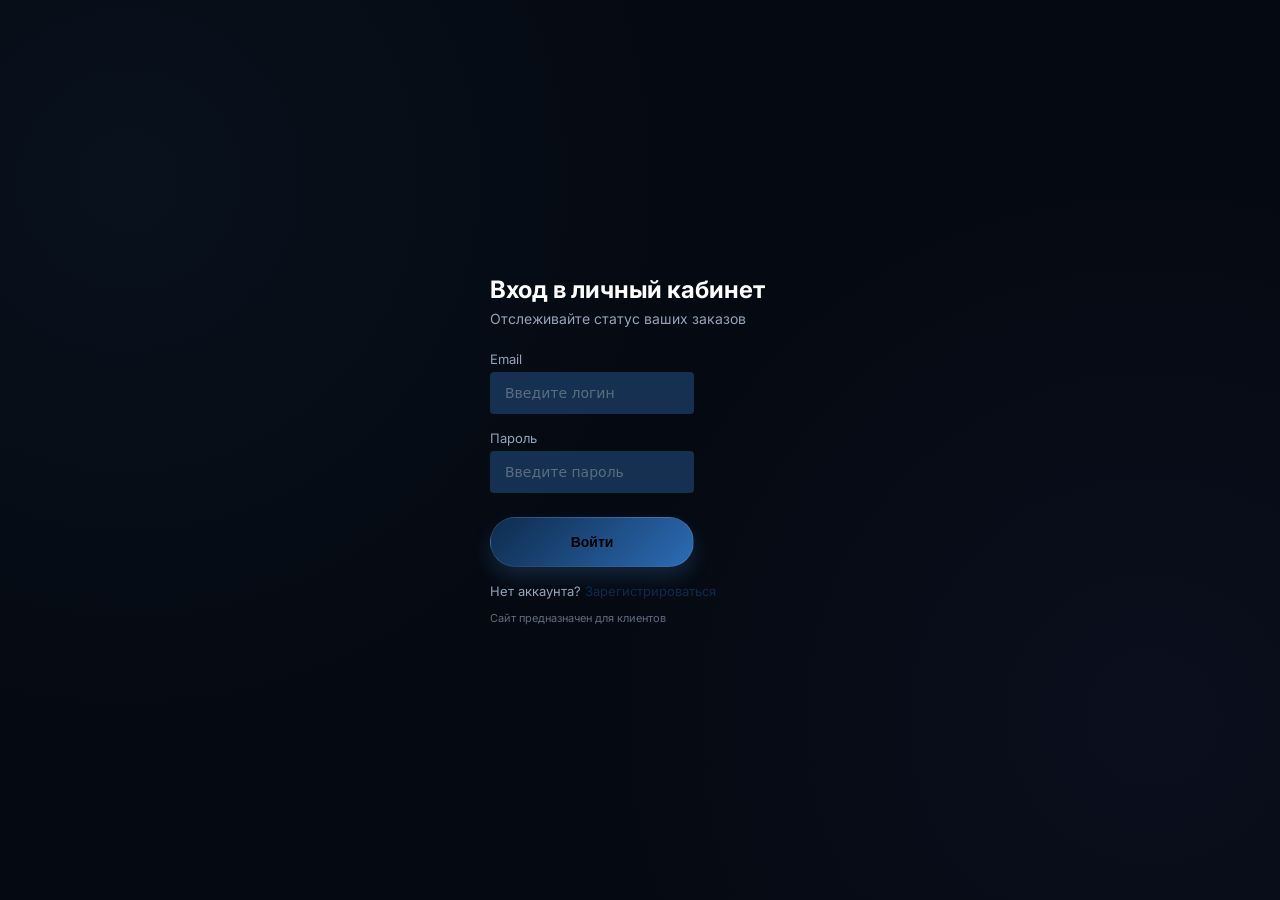
<file: OrderManager.App/wwwroot/create-order.html>
<!DOCTYPE html>
<html lang="ru">
<head>
    <meta charset="UTF-8">
    <meta name="viewport" content="width=device-width, initial-scale=1.0">
    <title>Создать заказ | DevOrder</title>
    <link rel="stylesheet" href="style.css">
</head>
<body>

    <header class="site-header">
        <div class="logo">DevOrder</div>
        <div class="burger">
            <span></span><span></span><span></span>
        </div>
        <nav>
            <a href="index.html">Главная</a>
            <a href="dashboard.html">Мои заказы</a>
            <a href="create-order.html" class="active">Создать заказ</a>
            <a href="#" onclick="logout();return false;">Выйти</a>
        </nav>
    </header>

    <div style="max-width:600px;margin:40px auto;padding:0 20px;">
        <h2 style="color:var(--text-white);margin-bottom:4px;">Новый заказ</h2>
        <p style="color:var(--text-muted);margin-bottom:20px;">Заполните форму — менеджер обработает заявку</p>

        <div class="glass-card">
            <form id="createOrderForm">
                <div class="form-group">
                    <label for="orderTitle">Название заказа</label>
                    <input type="text" id="orderTitle" placeholder="Например: Разработка сайта-визитки">
                </div>
                <div class="form-group">
                    <label for="orderType">Тип услуги</label>
                    <select id="orderType">
                        <option value="Веб-сайт">Веб-сайт</option>
                        <option value="Мобильное приложение">Мобильное приложение</option>
                        <option value="Десктопное приложение">Десктопное приложение (АИС)</option>
                        <option value="Лендинг">Лендинг</option>
                        <option value="Доработка ПО">Доработка существующего ПО</option>
                        <option value="Другое">Другое</option>
                    </select>
                </div>
                <div class="form-group">
                    <label for="orderDesc">Описание требований</label>
                    <textarea id="orderDesc" placeholder="Опишите, что требуется разработать, какие функции должны быть..."></textarea>
                </div>
                <div class="form-group">
                    <label for="orderDeadline">Желаемый срок (необязательно)</label>
                    <input type="date" id="orderDeadline">
                </div>

                <div class="form-error" id="orderError"></div>

                <button type="submit" class="btn btn-primary" style="width:100%;margin-top:12px;">Отправить заказ</button>
            </form>
        </div>
    </div>

    <script src="app.js"></script>
</body>
</html>
</file>
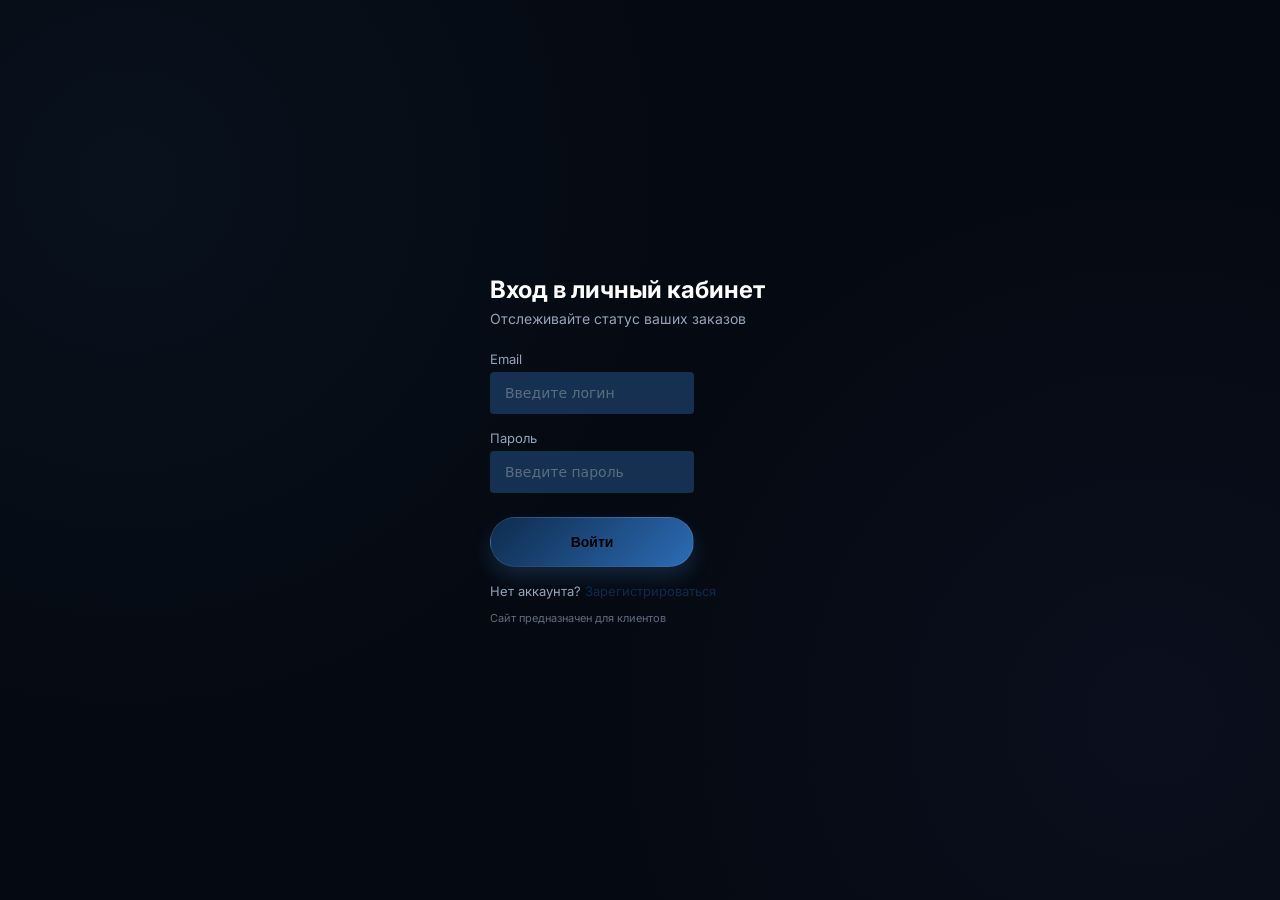
<file: OrderManager.App/wwwroot/login.html>
<!DOCTYPE html>
<html lang="ru">
<head>
    <meta charset="UTF-8">
    <meta name="viewport" content="width=device-width, initial-scale=1.0">
    <title>Вход | DevOrder</title>
    <link rel="stylesheet" href="style.css">
</head>
<body class="auth-page">

    <div class="glass-card auth-card">
        <h2>Вход в личный кабинет</h2>
        <p class="subtitle">Отслеживайте статус ваших заказов</p>

        <form id="loginForm">
            <div class="form-group">
                <label for="loginEmail">Email</label>
                <input type="email" id="loginEmail" placeholder="Введите логин" >
            </div>
            <div class="form-group">
                <label for="loginPassword">Пароль</label>
                <input type="password" id="loginPassword" placeholder="Введите пароль" >
            </div>

            <div class="form-error" id="loginError"></div>

            <button type="submit" class="btn btn-primary" style="width:100%;margin-top:8px;">Войти</button>
        </form>

        <p class="form-footer">
            Нет аккаунта? <a href="register.html">Зарегистрироваться</a>
        </p>
        <p class="form-footer" style="color:var(--text-dim);font-size:11px;margin-top:12px;">
           Сайт предназначен для клиентов
        </p>
    </div>

    <script src="app.js"></script>
</body>
</html>
</file>
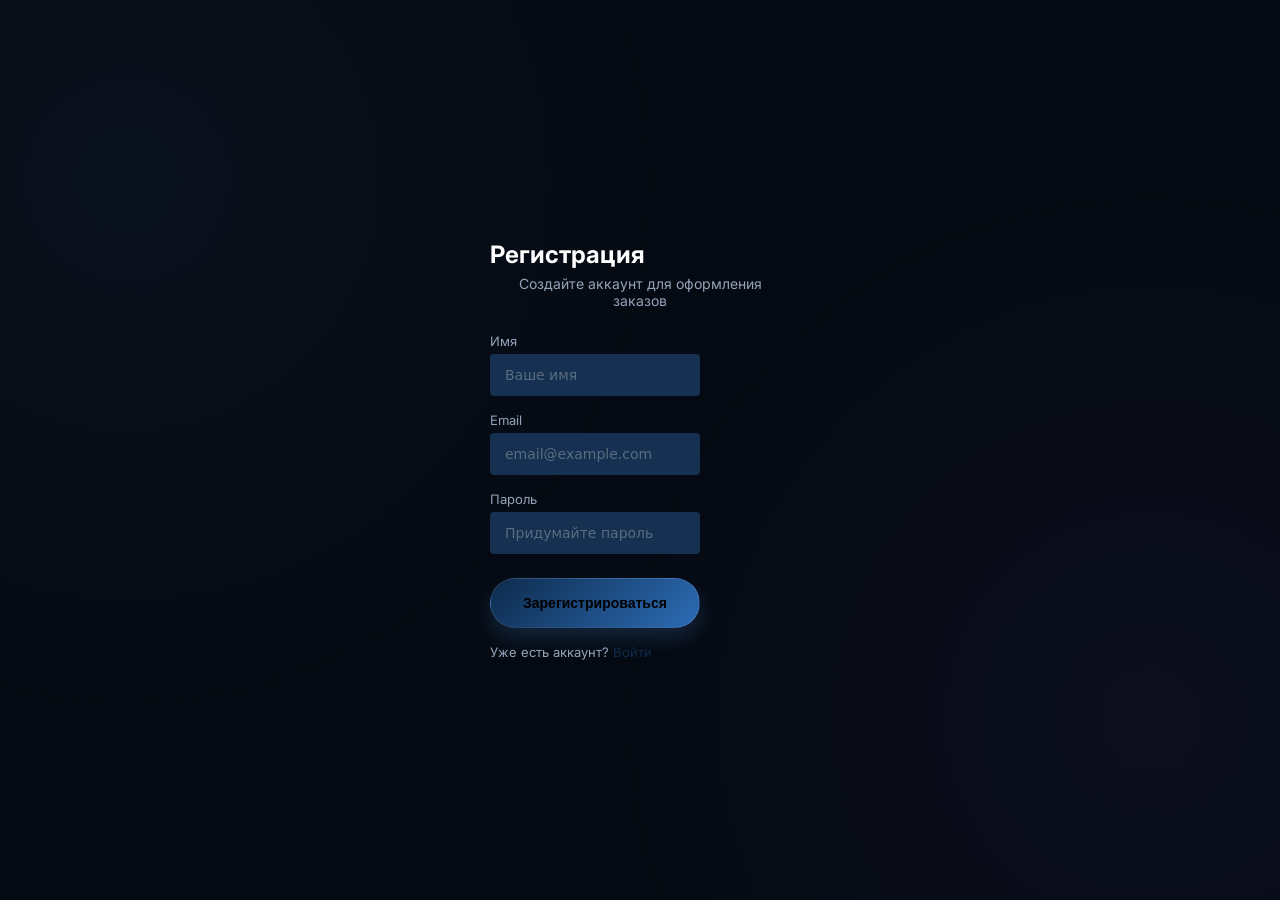
<file: OrderManager.App/wwwroot/register.html>
<!DOCTYPE html>
<html lang="ru">
<head>
    <meta charset="UTF-8">
    <meta name="viewport" content="width=device-width, initial-scale=1.0">
    <title>Регистрация | DevOrder</title>
    <link rel="stylesheet" href="style.css">
</head>
<body class="auth-page">

    <div class="glass-card auth-card">
        <h2>Регистрация</h2>
        <p class="subtitle">Создайте аккаунт для оформления заказов</p>

        <form id="registerForm">
            <div class="form-group">
                <label for="regName">Имя</label>
                <input type="text" id="regName" placeholder="Ваше имя">
            </div>
            <div class="form-group">
                <label for="regEmail">Email</label>
                <input type="email" id="regEmail" placeholder="email@example.com">
            </div>
            <div class="form-group">
                <label for="regPassword">Пароль</label>
                <input type="password" id="regPassword" placeholder="Придумайте пароль">
            </div>

            <div class="form-error" id="regError"></div>

            <button type="submit" class="btn btn-primary" style="width:100%;margin-top:8px;">Зарегистрироваться</button>
        </form>

        <p class="form-footer">
            Уже есть аккаунт? <a href="login.html">Войти</a>
        </p>
    </div>

    <script src="app.js"></script>
</body>
</html>
</file>
<file: OrderManager.App/wwwroot/style.css>
/* ========================================== */
/*            БАЗОВЫЕ ПЕРЕМЕННЫЕ              */
/* ========================================== */
@import url('https://fonts.googleapis.com/css2?family=Inter:wght@400;600;800&display=swap');

:root {
    --bg-deep: #050a12;
    --bg-mid: #0D1B2A;
    --bg-card: rgba(255, 255, 255, 0.06);
    --bg-card-hover: rgba(255, 255, 255, 0.1);
    --bg-input: #153050;
    --blue-accent: #0e2b4d;
    --blue-btn: #0056B3;
    --blue-btn-hover: #004494;
    --green-btn: #3072c4;
    --green-btn-hover: #1658a3;
    --text-white: #FFFFFF;
    --text-main: #CCD6E0;
    --text-muted: #94A3B8;
    --text-dim: #5A6D80;
    --red: #E53E3E;
    --border-glass: rgba(74, 144, 226, 0.25);
    --shadow-blue: 0 0 30px rgba(74, 144, 226, 0.15);
    --radius-sm: 4px;
    --radius-md: 8px;
    --radius-lg: 12px;
    --radius-xl: 20px;
    --font-main: 'Segoe UI', system-ui, -apple-system, sans-serif;
    --purple-accent: #8257e5; /* Добавим капельку фиолетового для глубины как в рефах */
      --glass-border: rgba(255, 255, 255, 0.1);
    --glass-bg: rgba(13, 27, 42, 0.4);
    --blue-accentt: #d8dfe7;
}
body {
    font-family: 'Inter', sans-serif;
    background-color: var(--bg-deep);
    background-image: 
        radial-gradient(circle at 10% 20%, rgba(74, 144, 226, 0.05) 0%, transparent 40%),
        radial-gradient(circle at 90% 80%, rgba(130, 87, 229, 0.05) 0%, transparent 40%);
    color: var(--text-white);
    overflow-x: hidden;
}

/* ЭФФЕКТ СВЕЧЕНИЯ НА ФОНЕ */
.bg-glow {
    position: absolute;
    width: 400px;
    height: 400px;
    background: var(--blue-accent);
    filter: blur(150px);
    opacity: 0.1;
    z-index: -1;
    pointer-events: none;
}


/* ========================================== */
/*                   СБРОС                    */
/* ========================================== */
*, *::before, *::after {
    box-sizing: border-box;
    margin: 0;
    padding: 0;
}

html {
    font-size: 16px;
    scroll-behavior: smooth;
}


a {
    color: var(--blue-accent);
    text-decoration: none;
    transition: color 0.2s;
}
a:hover {
    color: var(--text-white);
}

/* ========================================== */
/*                СТЕКЛЯННАЯ КАРТОЧКА         */
/* ========================================== */
/* Общая база для всех карточек */
.glass-card {
    display: flex;
    flex-direction: column;
    align-items: flex-start; /* ВСЁ строго по левому краю */
    justify-content: flex-start;
    padding: 40px;
    text-align: left;
    gap: 0; /* Управляем отступами через margin у элементов */
}

/* Названия услуг */
.card-title {
    font-size: 24px;
    font-weight: 700;
    margin: 0 0 12px 0; /* Отступ только снизу */
    color: var(--text-white);
}

/* Описания */
.card-desc {
    font-size: 15px;
    line-height: 1.6;
    color: var(--text-muted);
    margin: 0;
}

/* Исправляем 3-ю карточку (Десктопные АИС) */
.cards-grid .glass-card:nth-child(3) {
    grid-column: span 3;
    flex-direction: column; /* Возвращаем в колонку, чтобы не "пьянела" */
    align-items: flex-start;
}

/* Если хочешь, чтобы в большой карточке текст был справа от иконки, 
   но НЕ разлетался, используй внутренний контейнер */
.cards-grid .glass-card:nth-child(3) .card-content {
    display: flex;
    flex-direction: column;
    align-items: flex-start;
}
.glass-card::before {
    content: '';
    position: absolute;
    top: 0; left: 0; right: 0; height: 1px;
    background: linear-gradient(90deg, transparent, rgba(255,255,255,0.2), transparent);
}

.glass-card:hover {
    border-color: rgba(74, 144, 226, 0.4);
    transform: translateY(-5px);
    box-shadow: 0 20px 40px rgba(0,0,0,0.4);
}

/* ========================================== */
/*                ПОЛЯ ВВОДА                   */
/* ========================================== */
input[type="text"],
input[type="email"],
input[type="password"],
input[type="date"],
textarea,
select {
    width: 100%;
    padding: 12px 14px;
    background: var(--bg-input);
    color: var(--text-white);
    border: 1px solid transparent;
    border-radius: var(--radius-sm);
    font-size: 14px;
    font-family: var(--font-main);
    transition: border-color 0.25s, box-shadow 0.25s;
    outline: none;
}
input:focus,
textarea:focus,
select:focus {
    border-color: var(--blue-accent);
    box-shadow: 0 0 0 3px rgba(74, 144, 226, 0.2);
}
input::placeholder,
textarea::placeholder {
    color: var(--text-dim);
}

textarea {
    resize: vertical;
    min-height: 100px;
}

/* ========================================== */
/*                  КНОПКИ                     */
/* ========================================== */
.btn {
    display: inline-block;
    padding: 12px 24px;
    font-size: 14px;
    font-weight: 600;
    border: none;
    border-radius: var(--radius-sm);
    cursor: pointer;
    transition: background 0.2s, transform 0.1s;
    text-align: center;
}
.btn:active {
    transform: scale(0.97);
}

.btn-primary {
    background: linear-gradient(135deg, var(--blue-accent), #2c6cb5);
    padding: 16px 32px;
    border-radius: 100px; /* Овальные кнопки выглядят современнее */
    font-weight: 600;
    box-shadow: 0 10px 20px rgba(74, 144, 226, 0.2);
    border: 1px solid rgba(255,255,255,0.1);
}
.btn-primary:hover {
    background: var(--blue-btn-hover);
}

.btn-green {
    background: var(--green-btn);
    color: var(--text-white);
}
.btn-green:hover {
    background: var(--green-btn-hover);
}

.btn-ghost {
    background: transparent;
    color: var(--text-muted);
    border: 1px solid var(--text-dim);
}
.btn-ghost:hover {
    background: rgba(255,255,255,0.05);
    color: var(--text-white);
}

.btn-sm {
    padding: 8px 16px;
    font-size: 12px;
}
/* Мягкое свечение при наведении */
.glass-card {
    transition: all 0.4s cubic-bezier(0.165, 0.84, 0.44, 1);
    position: relative;
    overflow: hidden;
}

.glass-card:hover {
    transform: translateY(-8px) scale(1.01);
    border-color: rgba(74, 144, 226, 0.5);
    box-shadow: 0 20px 40px rgba(0, 0, 0, 0.4), 
                0 0 20px rgba(74, 144, 226, 0.1);
}

/* Эффект блика, пробегающего по карточке */
.glass-card::before {
    content: "";
    position: absolute;
    top: 0;
    left: -100%;
    width: 50%;
    height: 100%;
    background: linear-gradient(
        to right,
        transparent,
        rgba(255, 255, 255, 0.05),
        transparent
    );
    transform: skewX(-25deg);
    transition: 0.7s;
}

.glass-card:hover::before {
    left: 125%;
}
/* ========================================== */
/*                  ХЕДЕР                      */
/* ========================================== */
.site-header {
    background: rgba(13, 27, 42, 0.85);
    backdrop-filter: blur(10px);
    border-bottom: 1px solid var(--border-glass);
    padding: 0 30px;
    height: 64px;
    display: flex;
    align-items: center;
    justify-content: space-between;
    position: sticky;
    top: 0;
    z-index: 100;
}
.site-header .logo {
    font-size: 20px;
    font-weight: 700;
    color: var(--text-white);
    letter-spacing: 0.5px;
}
.site-header nav a {
    margin-left: 25px;
    font-size: 14px;
    font-weight: 500;
    color: var(--text-muted);
    transition: color 0.2s;
}
.site-header nav a:hover,
.site-header nav a.active {
    color: var(--text-white);
}

/* Бургер-меню (мобилка) */
.burger {
    display: none;
    flex-direction: column;
    gap: 4px;
    cursor: pointer;
}
.burger span {
    width: 24px;
    height: 2px;
    background: var(--text-muted);
    border-radius: 2px;
    transition: 0.3s;
}

/* ========================================== */
/*                ГЛАВНЫЙ БЛОК (Hero)          */
/* ========================================== */
.hero {
    padding: 120px 20px 80px;
    max-width: 900px;
}

.hero h1 {
    font-size: clamp(40px, 8vw, 72px);
    font-weight: 800;
    line-height: 1.1;
    letter-spacing: -0.04em;
    margin-bottom: 24px;
    background: linear-gradient(to bottom, #fff 40%, var(--text-muted));
   
    -webkit-background-clip: text;
    background-clip: text; 
    
    -webkit-text-fill-color: transparent;
}

.hero p {
    font-size: 18px;
    color: var(--text-muted);
    margin-bottom: 32px;
}

/* ========================================== */
/*               СЕТКА КАРТОЧЕК               */
/* ========================================== */

/* СЕТКА  */
.cards-grid {
    display: grid;
    /* Создаем 3 равные колонки */
    grid-template-columns: repeat(3, 1fr); 
    /* Автоматическая высота строк */
    grid-auto-rows: minmax(280px, auto); 
    gap: 24px;
    max-width: 1200px; /* Увеличим макс. ширину для простора */
    margin: 0 auto;
}

/* Настройка конкретных карточек для Bento-эффекта */
/* Первая карточка (Веб-сайты) занимает 2 колонки */
.cards-grid .glass-card:nth-child(1) {
    grid-column: span 2;
}



.card-icon {
    font-size: 40px;
    margin-bottom: 20px;
    background: rgba(74, 144, 226, 0.1);
    width: fit-content;
    padding: 10px;
    border-radius: 12px;
}


/* Делаем первую карточку большой (как на рефах) */
.cards-grid .glass-card:first-child {
    grid-column: span 2;
    display: flex;
    align-items: center;
    gap: 30px;
}

/* ========================================== */
/*              СТРАНИЦЫ-ФОРМЫ                */
/* ========================================== */
.auth-page {
    display: flex;
    align-items: center;
    justify-content: center;
    min-height: 100vh;
    padding: 20px;
}
.auth-card {
    width: 100%;
    max-width: 380px;
}
.auth-card h2 {
    font-size: 24px;
    font-weight: 700;
    color: var(--text-white);
    text-align: center;
    margin-bottom: 6px;
}
.auth-card .subtitle {
    text-align: center;
    color: var(--text-muted);
    font-size: 14px;
    margin-bottom: 24px;
}
.form-group {
    margin-bottom: 16px;
}
.form-group label {
    display: block;
    font-size: 13px;
    color: var(--text-muted);
    margin-bottom: 5px;
}
.form-error {
    color: var(--red);
    font-size: 12px;
    margin-top: 4px;
    display: none;
}
.form-footer {
    text-align: center;
    margin-top: 16px;
    font-size: 13px;
    color: var(--text-muted);
}

/* ========================================== */
/*              ЛИЧНЫЙ КАБИНЕТ                */
/* ========================================== */
.dashboard {
    max-width: 1100px;
    margin: 40px auto;
    padding: 0 20px;
}
.dashboard h2 {
    font-size: 26px;
    font-weight: 700;
    color: var(--text-white);
    margin-bottom: 6px;
}
.dashboard .subtitle {
    color: var(--text-muted);
    margin-bottom: 24px;
}
.orders-list {
    display: flex;
    flex-direction: column;
    gap: 12px;
}
.order-card {
    display: flex;
    justify-content: space-between;
    align-items: center;
    flex-wrap: wrap;
    gap: 12px;
}
.order-info h3 {
    font-size: 16px;
    font-weight: 600;
    color: var(--text-white);
    margin-bottom: 4px;
}
.order-info .meta {
    font-size: 13px;
    color: var(--text-muted);
}

/* Статусные метки */
.status-badge {
    display: inline-block;
    padding: 4px 12px;
    border-radius: 20px;
    font-size: 12px;
    font-weight: 600;
}
.status-new       { background: rgba(236, 201, 75, 0.2);  color: #ECC94B; }
.status-inprogress{ background: rgba(66, 153, 225, 0.2);  color: #4299E1; }
.status-ready     { background: rgba(72, 187, 120, 0.2);  color: #48BB78; }
.status-completed { background: rgba(160, 174, 192, 0.2); color: #A0AEC0; }
/* Контейнер личного кабинета */
.dashboard {
    max-width: 1000px;
    margin: 60px auto;
    padding: 0 20px;
}

.dashboard h2 {
    font-size: 32px;
    margin-bottom: 8px;
}

.subtitle {
    color: var(--text-muted);
    margin-bottom: 40px;
}

/* Список заказов */
.orders-list {
    display: flex;
    flex-direction: column;
    gap: 16px;
}

/* Специальный стиль для карточки заказа */
.order-card {
    display: flex !important; /* Перебиваем колонку на строку */
    flex-direction: row !important;
    justify-content: space-between;
    align-items: center;
    padding: 24px 32px;
    text-align: left !important;
}

.order-info h3 {
    font-size: 18px;
    margin: 0 0 4px 0;
    color: var(--text-white);
}

.order-info .meta {
    font-size: 14px;
    color: var(--text-muted);
}

/* Бейджи статусов (если еще нет) */
.badge {
    padding: 6px 12px;
    border-radius: 8px;
    font-size: 12px;
    font-weight: 600;
    text-transform: uppercase;
}

.badge-new { background: rgba(255, 193, 7, 0.1); color: #ffc107; }
.badge-work { background: rgba(13, 110, 253, 0.1); color: #0d6efd; }

.order-actions {
    display: flex;
    align-items: center;
    gap: 20px;
}

/* Чтобы на мобилках всё не ломалось */
@media (max-width: 600px) {
    .order-card {
        flex-direction: column !important;
        align-items: flex-start !important;
        gap: 16px;
    }
    .order-actions {
        width: 100%;
        justify-content: space-between;
    }
}
/* ========================================== */
/*              ДЕТАЛИ ЗАКАЗА                 */
/* ========================================== */

/* Контейнер характеристик (2 на 2 или в ряд) */
.detail-grid {
    display: grid;
    grid-template-columns: repeat(auto-fit, minmax(150px, 1fr));
    gap: 24px;
    margin-bottom: 24px;
    padding-bottom: 24px;
    border-bottom: 1px solid rgba(255, 255, 255, 0.1);
}

.detail-item .label {
    font-size: 12px;
    text-transform: uppercase;
    letter-spacing: 0.05em;
    color: var(--text-muted);
    margin-bottom: 6px;
}

.detail-item .value {
    font-size: 16px;
    color: var(--text-white);
    font-weight: 500;
}

/* Исправление карточек задач (Task Cards) */
.task-card {
    display: flex !important;
    flex-direction: row !important; /* Строго в линию */
    justify-content: space-between;
    align-items: center;
    padding: 20px 24px !important;
    margin-bottom: 12px !important;
    text-align: left !important;
}

.task-info h4 {
    margin: 0 0 4px 0;
    font-size: 16px;
}

.task-meta {
    font-size: 13px;
    color: var(--text-muted);
}
.status-revision { background: rgba(229, 62, 62, 0.2); color: #E53E3E; }
.btn-report-fixed {
    position: fixed;
    bottom: 30px;
    right: 30px;
    z-index: 150;
}
/* ========================================== */
/*              АДАПТИВ (мобильные)            */
/* ========================================== */
@media (max-width: 768px) {
    .site-header nav {
        display: none;
        position: absolute;
        top: 64px;
        left: 0;
        right: 0;
        background: var(--bg-deep);
        flex-direction: column;
        padding: 16px 20px;
        gap: 12px;
        border-bottom: 1px solid var(--border-glass);
    }
    .site-header nav.open {
        display: flex;
    }
    .site-header nav a {
        margin-left: 0;
    }
    .burger {
        display: flex;
    }

    .hero h1 {
        font-size: 30px;
    }
    .hero p {
        font-size: 16px;
    }

    .detail-grid {
        grid-template-columns: 1fr;
    }

    .order-card {
        flex-direction: column;
        align-items: flex-start;
    }
}
/* Контейнер для иконки */
.icon-wrapper {
    width: 56px;
    height: 56px;
    background: rgba(74, 144, 226, 0.1); /* Прозрачный фон акцентного цвета */
    border: 1px solid rgba(74, 144, 226, 0.2);
    border-radius: 16px;
    display: flex;
    align-items: center;
    justify-content: center;
    margin-bottom: 24px;
    position: relative;
    transition: all 0.3s ease;
}

/* Сама иконка Lucide */
.icon-wrapper i {
    width: 28px;
    height: 28px;
    color: var(--blue-accent);
    stroke-width: 1.5px; /* Делаем линии потоньше, это выглядит изящнее */
}

/* Эффект свечения за иконкой при ховере на карточку */
.glass-card:hover .icon-wrapper {
    background: rgba(74, 144, 226, 0.2);
    transform: scale(1.05);
    box-shadow: 0 0 20px rgba(74, 144, 226, 0.3);
}

/* Для 3-й карточки (АИС), если она в ряд */
.cards-grid .glass-card:nth-child(3) {
    display: flex;
    flex-direction: row;
    gap: 24px;
    align-items: center;
}

.cards-grid .glass-card:nth-child(3) .icon-wrapper {
    margin-bottom: 0; /* Убираем нижний отступ, так как всё в ряд */
    flex-shrink: 0; /* Чтобы иконку не сплющило */
}
/* Контейнер для шагов */
.process-grid {
    display: grid;
    grid-template-columns: repeat(auto-fit, minmax(240px, 1fr));
    gap: 20px;
    padding: 0 20px;
}

/* Карточка этапа */
.step-card {
    position: relative;
    padding: 32px;
    background: var(--glass-bg);
    border: 1px solid var(--glass-border);
    border-radius: 20px;
    display: flex;
    flex-direction: column;
    align-items: flex-start;
    transition: transform 0.3s ease;
}

.step-card:hover {
    transform: translateY(-5px);
    border-color: var(--blue-accent);
}

/* Номер этапа (делаем стильно) */
.step-number {
    font-size: 14px;
    font-weight: 800;
    color: var(--blue-accentt);
    background: rgba(74, 144, 226, 0.1);
    width: 32px;
    height: 32px;
    display: flex;
    align-items: center;
    justify-content: center;
    border-radius: 8px;
    margin-bottom: 20px;
    border: 1px solid rgba(74, 144, 226, 0.2);
}

.step-card h3 {
    font-size: 20px;
    color: #fff;
    margin-bottom: 12px;
}

.step-card p {
    font-size: 14px;
    line-height: 1.6;
    color: var(--text-muted);
    margin: 0;
}
</file>
